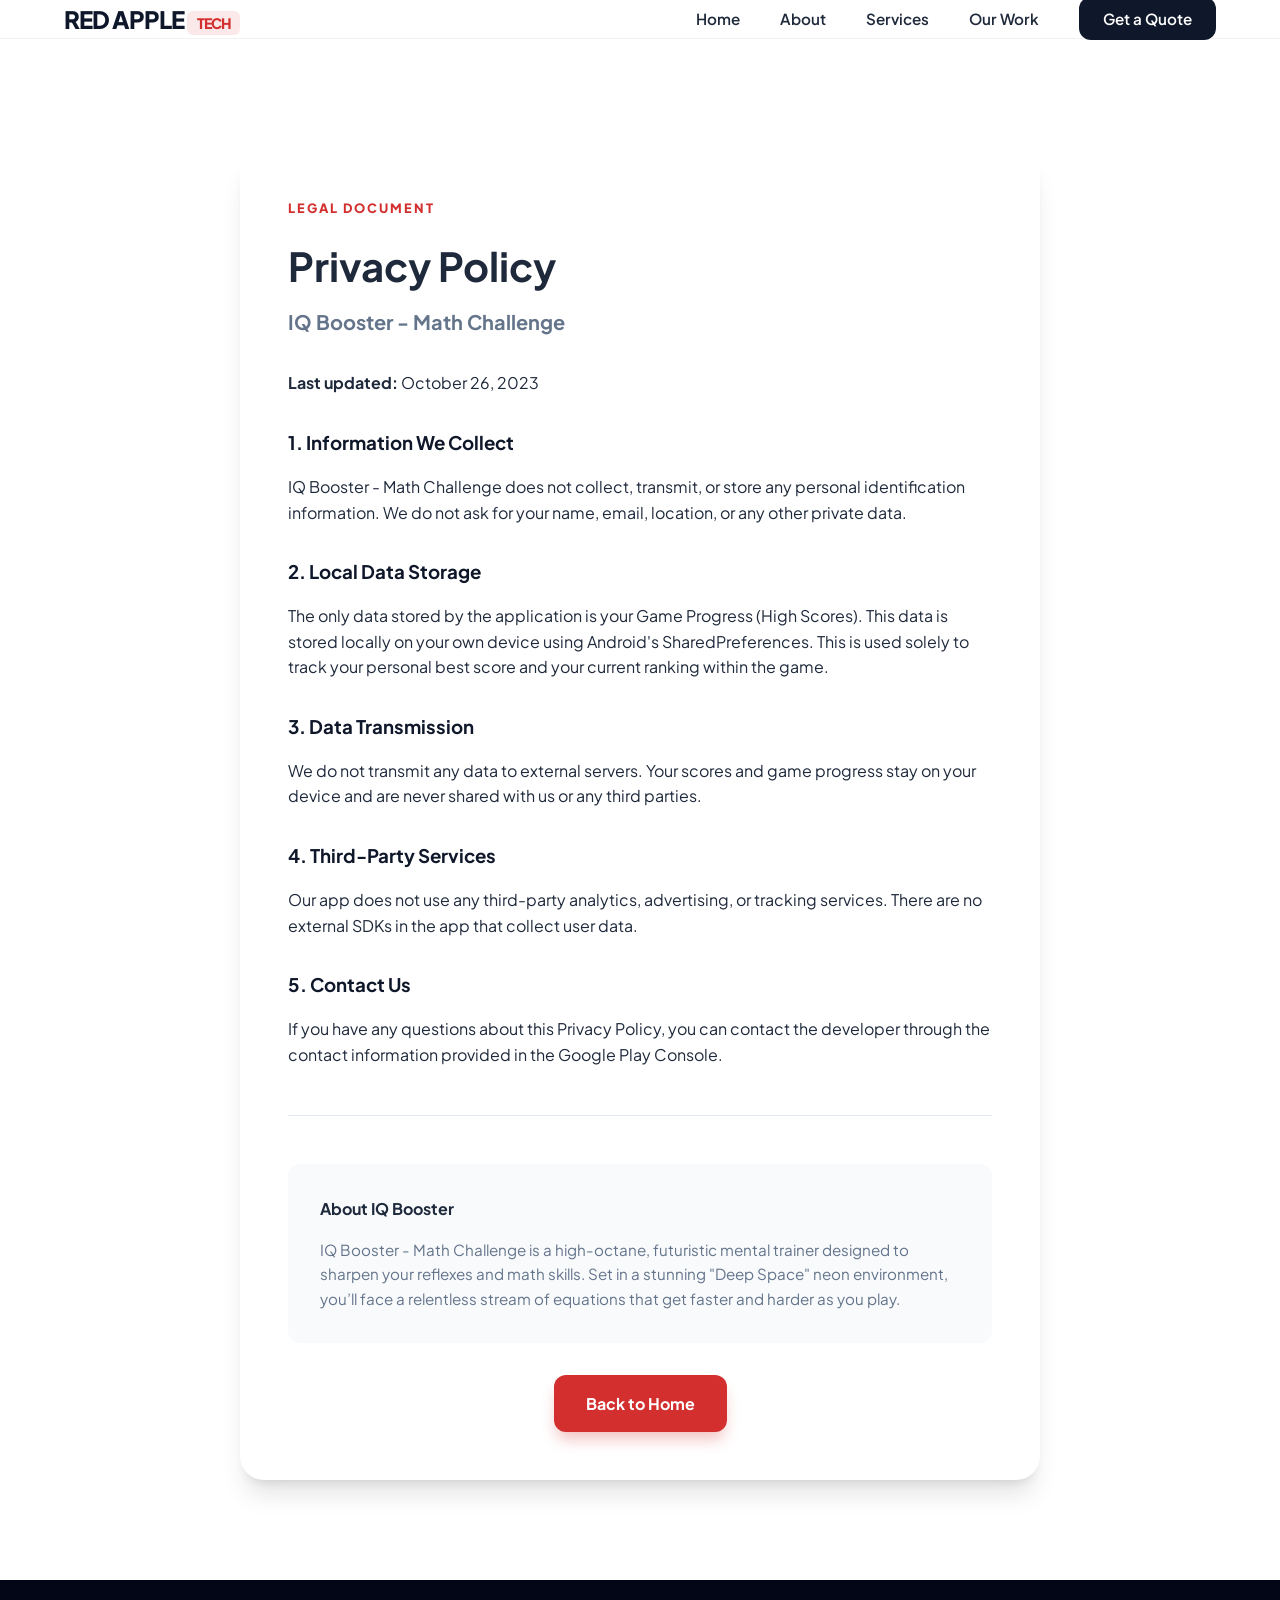
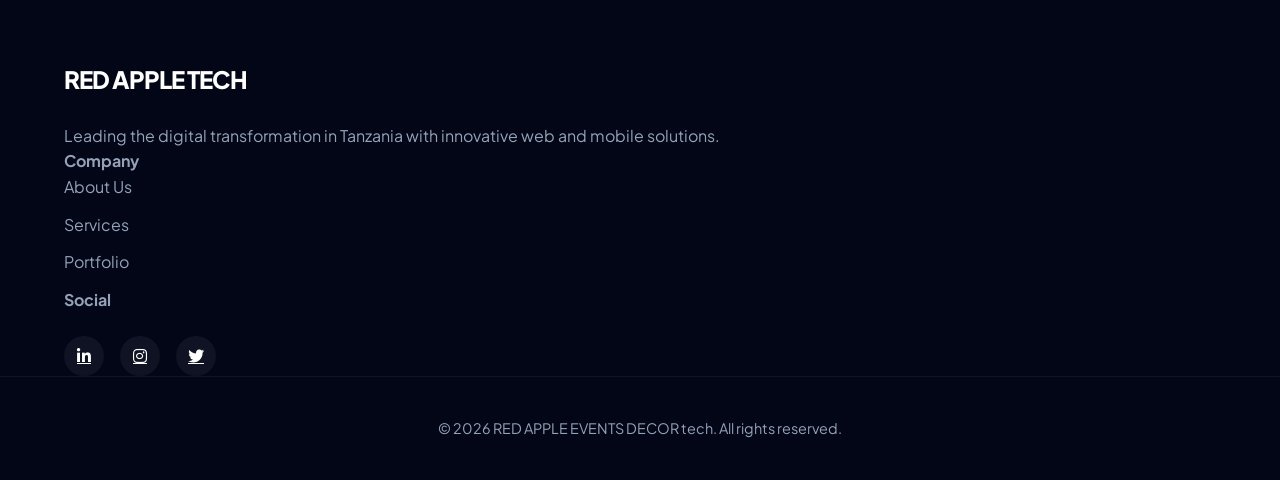
<file: privacy-policy-iq-booster.html>
<!DOCTYPE html>
<html lang="en">
<head>
    <meta charset="UTF-8">
    <meta name="viewport" content="width=device-width, initial-scale=1.0">
    <title>Privacy Policy - IQ Booster | RED APPLE TECH</title>
    <!-- Google Fonts -->
    <link href="https://fonts.googleapis.com/css2?family=Plus+Jakarta+Sans:wght@300;400;600;800&display=swap" rel="stylesheet">
    <!-- Font Awesome -->
    <link rel="stylesheet" href="https://cdnjs.cloudflare.com/ajax/libs/font-awesome/6.4.0/css/all.min.css">
    <link rel="stylesheet" href="style.css">
</head>
<body>
    <header>
        <nav class="container">
            <div class="logo">RED APPLE <span class="tech-tag">TECH</span></div>
            <ul class="nav-links">
                <li><a href="index.html#home">Home</a></li>
                <li><a href="index.html#about">About</a></li>
                <li><a href="index.html#services">Services</a></li>
                <li><a href="index.html#portfolio">Our Work</a></li>
                <li><a href="index.html#contact" class="nav-btn">Get a Quote</a></li>
            </ul>
        </nav>
    </header>

    <main style="padding-top: 150px; padding-bottom: 100px;">
        <div class="container">
            <div style="max-width: 800px; margin: 0 auto; background: var(--white); padding: 3rem; border-radius: 24px; box-shadow: var(--shadow);">
                <span class="sub-title">Legal Document</span>
                <h1 style="font-size: 2.5rem; margin-bottom: 0.5rem;">Privacy Policy</h1>
                <h2 style="font-size: 1.25rem; color: var(--text-muted); margin-bottom: 2rem;">IQ Booster - Math Challenge</h2>

                <p><strong>Last updated:</strong> October 26, 2023</p>

                <div style="margin-top: 2rem;">
                    <h3 style="margin-bottom: 1rem; color: var(--secondary);">1. Information We Collect</h3>
                    <p>IQ Booster - Math Challenge does not collect, transmit, or store any personal identification information. We do not ask for your name, email, location, or any other private data.</p>
                </div>

                <div style="margin-top: 2rem;">
                    <h3 style="margin-bottom: 1rem; color: var(--secondary);">2. Local Data Storage</h3>
                    <p>The only data stored by the application is your Game Progress (High Scores). This data is stored locally on your own device using Android's SharedPreferences. This is used solely to track your personal best score and your current ranking within the game.</p>
                </div>

                <div style="margin-top: 2rem;">
                    <h3 style="margin-bottom: 1rem; color: var(--secondary);">3. Data Transmission</h3>
                    <p>We do not transmit any data to external servers. Your scores and game progress stay on your device and are never shared with us or any third parties.</p>
                </div>

                <div style="margin-top: 2rem;">
                    <h3 style="margin-bottom: 1rem; color: var(--secondary);">4. Third-Party Services</h3>
                    <p>Our app does not use any third-party analytics, advertising, or tracking services. There are no external SDKs in the app that collect user data.</p>
                </div>

                <div style="margin-top: 2rem;">
                    <h3 style="margin-bottom: 1rem; color: var(--secondary);">5. Contact Us</h3>
                    <p>If you have any questions about this Privacy Policy, you can contact the developer through the contact information provided in the Google Play Console.</p>
                </div>

                <hr style="margin: 3rem 0; border: 0; border-top: 1px solid #e2e8f0;">

                <div style="background: var(--bg-light); padding: 2rem; border-radius: 12px;">
                    <h4 style="margin-bottom: 1rem;">About IQ Booster</h4>
                    <p style="font-size: 0.95rem; color: var(--text-muted);">IQ Booster - Math Challenge is a high-octane, futuristic mental trainer designed to sharpen your reflexes and math skills. Set in a stunning "Deep Space" neon environment, you’ll face a relentless stream of equations that get faster and harder as you play.</p>
                </div>

                <div style="margin-top: 2rem; text-align: center;">
                    <a href="index.html" class="btn btn-primary">Back to Home</a>
                </div>
            </div>
        </div>
    </main>

    <footer>
        <div class="container footer-content">
            <div class="footer-brand">
                <div class="logo">RED APPLE <span>TECH</span></div>
                <p>Leading the digital transformation in Tanzania with innovative web and mobile solutions.</p>
            </div>
            <div class="footer-links">
                <h4>Company</h4>
                <ul>
                    <li><a href="index.html#about">About Us</a></li>
                    <li><a href="index.html#services">Services</a></li>
                    <li><a href="index.html#portfolio">Portfolio</a></li>
                </ul>
            </div>
            <div class="footer-social">
                <h4>Social</h4>
                <div class="social-icons">
                    <a href="#"><i class="fab fa-linkedin-in"></i></a>
                    <a href="#"><i class="fab fa-instagram"></i></a>
                    <a href="#"><i class="fab fa-twitter"></i></a>
                </div>
            </div>
        </div>
        <div class="footer-bottom">
            <p>&copy; 2026 RED APPLE EVENTS DECOR tech. All rights reserved.</p>
        </div>
    </footer>
</body>
</html>
</file>
<file: style.css>
:root {
    --primary: #d32f2f;
    --primary-dark: #b71c1c;
    --secondary: #0f172a;
    --text-main: #1e293b;
    --text-muted: #64748b;
    --bg-light: #f8fafc;
    --white: #ffffff;
    --gradient: linear-gradient(135deg, #d32f2f 0%, #991b1b 100%);
    --shadow: 0 20px 25px -5px rgb(0 0 0 / 0.1), 0 8px 10px -6px rgb(0 0 0 / 0.1);
    --radius: 12px;
}

* {
    margin: 0;
    padding: 0;
    box-sizing: border-box;
}

html {
    scroll-behavior: smooth;
}

body {
    font-family: 'Plus Jakarta Sans', sans-serif;
    color: var(--text-main);
    line-height: 1.6;
    overflow-x: hidden;
    background: var(--white);
}

.container {
    max-width: 1200px;
    margin: 0 auto;
    padding: 0 1.5rem;
}

/* Header */
header {
    background: rgba(255, 255, 255, 0.8);
    backdrop-filter: blur(12px);
    position: fixed;
    width: 100%;
    top: 0;
    z-index: 1000;
    border-bottom: 1px solid rgba(0,0,0,0.05);
}

nav {
    display: flex;
    justify-content: space-between;
    align-items: center;
    padding: 1.25rem 0;
}

.logo {
    font-size: 1.5rem;
    font-weight: 800;
    letter-spacing: -1px;
    color: var(--secondary);
}

.menu-toggle {
    display: none;
    cursor: pointer;
    font-size: 1.5rem;
    color: var(--secondary);
}

.tech-tag {
    color: var(--primary);
    background: rgba(211, 47, 47, 0.1);
    padding: 0.2rem 0.6rem;
    border-radius: 6px;
    font-size: 0.9rem;
}

.nav-links {
    display: flex;
    list-style: none;
    gap: 2.5rem;
    align-items: center;
}

.nav-links a {
    text-decoration: none;
    color: var(--text-main);
    font-weight: 600;
    font-size: 0.95rem;
    transition: 0.3s;
}

.nav-links a:hover {
    color: var(--primary);
}

.nav-btn {
    background: var(--secondary);
    color: white !important;
    padding: 0.75rem 1.5rem;
    border-radius: var(--radius);
}

.nav-btn:hover {
    background: var(--primary);
    transform: translateY(-2px);
}

/* Hero */
.hero {
    padding: 180px 0 100px;
    background: radial-gradient(circle at 10% 20%, rgba(211, 47, 47, 0.05) 0%, transparent 50%),
                radial-gradient(circle at 90% 80%, rgba(15, 23, 42, 0.05) 0%, transparent 50%);
}

.hero-grid {
    display: grid;
    grid-template-columns: 1.2fr 0.8fr;
    gap: 4rem;
    align-items: center;
}

.badge {
    background: rgba(211, 47, 47, 0.1);
    color: var(--primary);
    padding: 0.5rem 1rem;
    border-radius: 50px;
    font-size: 0.85rem;
    font-weight: 700;
    display: inline-flex;
    align-items: center;
    gap: 0.5rem;
    margin-bottom: 1.5rem;
}

.hero h1 {
    font-size: 4rem;
    font-weight: 800;
    line-height: 1.1;
    margin-bottom: 1.5rem;
    letter-spacing: -2px;
}

.text-gradient {
    background: var(--gradient);
    -webkit-background-clip: text;
    -webkit-text-fill-color: transparent;
}

.hero p {
    font-size: 1.25rem;
    color: var(--text-muted);
    margin-bottom: 2.5rem;
}

.hero-actions {
    display: flex;
    gap: 1rem;
}

.btn {
    padding: 1rem 2rem;
    border-radius: var(--radius);
    text-decoration: none;
    font-weight: 700;
    transition: 0.3s;
    display: inline-flex;
    align-items: center;
    gap: 0.5rem;
    cursor: pointer;
    border: none;
}

.btn-primary {
    background: var(--primary);
    color: white;
    box-shadow: 0 10px 15px -3px rgba(211, 47, 47, 0.3);
}

.btn-secondary {
    background: #f1f5f9;
    color: var(--secondary);
}

.btn:hover {
    transform: translateY(-3px);
    box-shadow: var(--shadow);
}

.sr-only {
    position: absolute;
    width: 1px;
    height: 1px;
    padding: 0;
    margin: -1px;
    overflow: hidden;
    clip: rect(0, 0, 0, 0);
    white-space: nowrap;
    border-width: 0;
}

/* Code Window */
.code-window {
    background: #1e293b;
    border-radius: var(--radius);
    overflow: hidden;
    box-shadow: 0 25px 50px -12px rgba(0,0,0,0.5);
}

.window-header {
    padding: 1rem;
    background: #0f172a;
    display: flex;
    gap: 0.5rem;
}

.dot { width: 12px; height: 12px; border-radius: 50%; }
.red { background: #ff5f56; }
.yellow { background: #ffbd2e; }
.green { background: #27c93f; }

.code-content {
    padding: 2rem;
    font-family: 'Fira Code', monospace;
    font-size: 0.9rem;
    color: #e2e8f0;
}

.keyword { color: #c678dd; }
.class-name { color: #e5c07b; }
.function { color: #61afef; }
.string { color: #98c379; }
.this { color: #e06c75; }

/* About */
.about { padding: 100px 0; }
.about-grid {
    display: grid;
    grid-template-columns: 1fr 1fr;
    gap: 5rem;
    align-items: center;
}

.about-image-box img {
    width: 100%;
    border-radius: 24px;
    box-shadow: var(--shadow);
}

.sub-title {
    color: var(--primary);
    font-weight: 800;
    text-transform: uppercase;
    letter-spacing: 2px;
    font-size: 0.8rem;
    margin-bottom: 1rem;
    display: block;
}

.about-text h2 {
    font-size: 2.5rem;
    margin-bottom: 1.5rem;
}

.features-list {
    margin-top: 2rem;
}

.feature-item {
    display: flex;
    align-items: center;
    gap: 1rem;
    margin-bottom: 1rem;
    font-weight: 600;
}

.feature-item i { color: #22c55e; }

/* Services */
.services {
    padding: 100px 0;
    background: var(--bg-light);
    text-align: center;
}

.section-header { margin-bottom: 4rem; }

.services-grid {
    display: grid;
    grid-template-columns: repeat(auto-fit, minmax(280px, 1fr));
    gap: 2rem;
}

.service-card {
    background: var(--white);
    padding: 3rem 2rem;
    border-radius: 20px;
    text-align: left;
    transition: 0.3s;
    border: 1px solid #f1f5f9;
}

.service-card:hover {
    transform: translateY(-10px);
    box-shadow: var(--shadow);
    border-color: var(--primary);
}

.icon-wrapper {
    width: 60px;
    height: 60px;
    background: rgba(211, 47, 47, 0.05);
    color: var(--primary);
    border-radius: 12px;
    display: flex;
    align-items: center;
    justify-content: center;
    font-size: 1.5rem;
    margin-bottom: 1.5rem;
}

/* Portfolio */
.portfolio { padding: 100px 0; text-align: center; }
.portfolio-grid {
    display: grid;
    grid-template-columns: repeat(auto-fit, minmax(350px, 1fr));
    gap: 2rem;
    margin-top: 3rem;
}

.portfolio-item {
    position: relative;
    border-radius: 20px;
    overflow: hidden;
    height: 400px;
}

.portfolio-item img {
    width: 100%;
    height: 100%;
    object-fit: cover;
    transition: 0.5s;
}

.portfolio-overlay {
    position: absolute;
    bottom: 0;
    left: 0;
    width: 100%;
    padding: 2.5rem;
    background: linear-gradient(to top, rgba(15, 23, 42, 0.9), transparent);
    color: white;
    text-align: left;
    opacity: 0;
    transition: 0.3s;
}

.portfolio-item:hover .portfolio-overlay { opacity: 1; }
.portfolio-item:hover img { transform: scale(1.1); }

/* Contact */
.contact { padding: 100px 0; }
.contact-card {
    background: var(--secondary);
    border-radius: 32px;
    padding: 5rem;
    display: grid;
    grid-template-columns: 1fr 1fr;
    gap: 5rem;
    color: white;
}

.contact-info h2 { font-size: 3rem; margin-bottom: 1.5rem; }
.info-items { margin-top: 3rem; }
.info-item { display: flex; align-items: center; gap: 1.5rem; margin-bottom: 1.5rem; color: #cbd5e1; }
.info-item i { color: var(--primary); font-size: 1.2rem; }

.contact-form {
    background: white;
    padding: 3rem;
    border-radius: 24px;
}

.form-row {
    display: grid;
    grid-template-columns: 1fr 1fr;
    gap: 1rem;
    margin-bottom: 1.25rem;
}

.form-group { margin-bottom: 1.25rem; }
input, select, textarea {
    width: 100%;
    padding: 1rem;
    border: 1px solid #e2e8f0;
    border-radius: 12px;
    font-family: inherit;
    font-size: 1rem;
    outline: none;
}

.btn-full { width: 100%; justify-content: center; }

/* Footer */
footer { padding: 80px 0 40px; background: #020617; color: #94a3b8; }
.footer-grid {
    display: grid;
    grid-template-columns: 2fr 1fr 1fr;
    gap: 4rem;
    margin-bottom: 4rem;
}

.footer-brand .logo { color: white; margin-bottom: 1.5rem; }
.footer-links ul { list-style: none; }
.footer-links li { margin-bottom: 0.75rem; }
.footer-links a { color: #94a3b8; text-decoration: none; transition: 0.3s; }
.footer-links a:hover { color: white; }

.social-icons { display: flex; gap: 1rem; margin-top: 1.5rem; }
.social-icons a {
    width: 40px;
    height: 40px;
    background: rgba(255,255,255,0.05);
    display: flex;
    align-items: center;
    justify-content: center;
    border-radius: 50%;
    color: white;
    transition: 0.3s;
}

.social-icons a:hover { background: var(--primary); }

.footer-bottom { border-top: 1px solid rgba(255,255,255,0.05); padding-top: 40px; text-align: center; font-size: 0.9rem; }

/* Mobile */
@media (max-width: 968px) {
    .hero-grid, .about-grid, .contact-card, .footer-grid {
        grid-template-columns: 1fr;
        gap: 3rem;
    }
    .hero h1 { font-size: 3rem; }
    .contact-card { padding: 3rem 1.5rem; }
    .nav-links {
        display: none;
        position: fixed;
        top: 80px;
        left: 0;
        width: 100%;
        background: white;
        flex-direction: column;
        padding: 2rem;
        box-shadow: 0 10px 15px rgba(0,0,0,0.1);
        z-index: 999;
    }
    .nav-links.active {
        display: flex;
    }
    .nav-btn {
        margin-top: 1rem;
        text-align: center;
    }
    .menu-toggle {
        display: block;
    }
}

/* Scroll Reveal */
.hide {
    opacity: 0;
    transform: translateY(30px);
    transition: all 0.8s ease-out;
}

.reveal {
    opacity: 1;
    transform: translateY(0);
}
</file>
